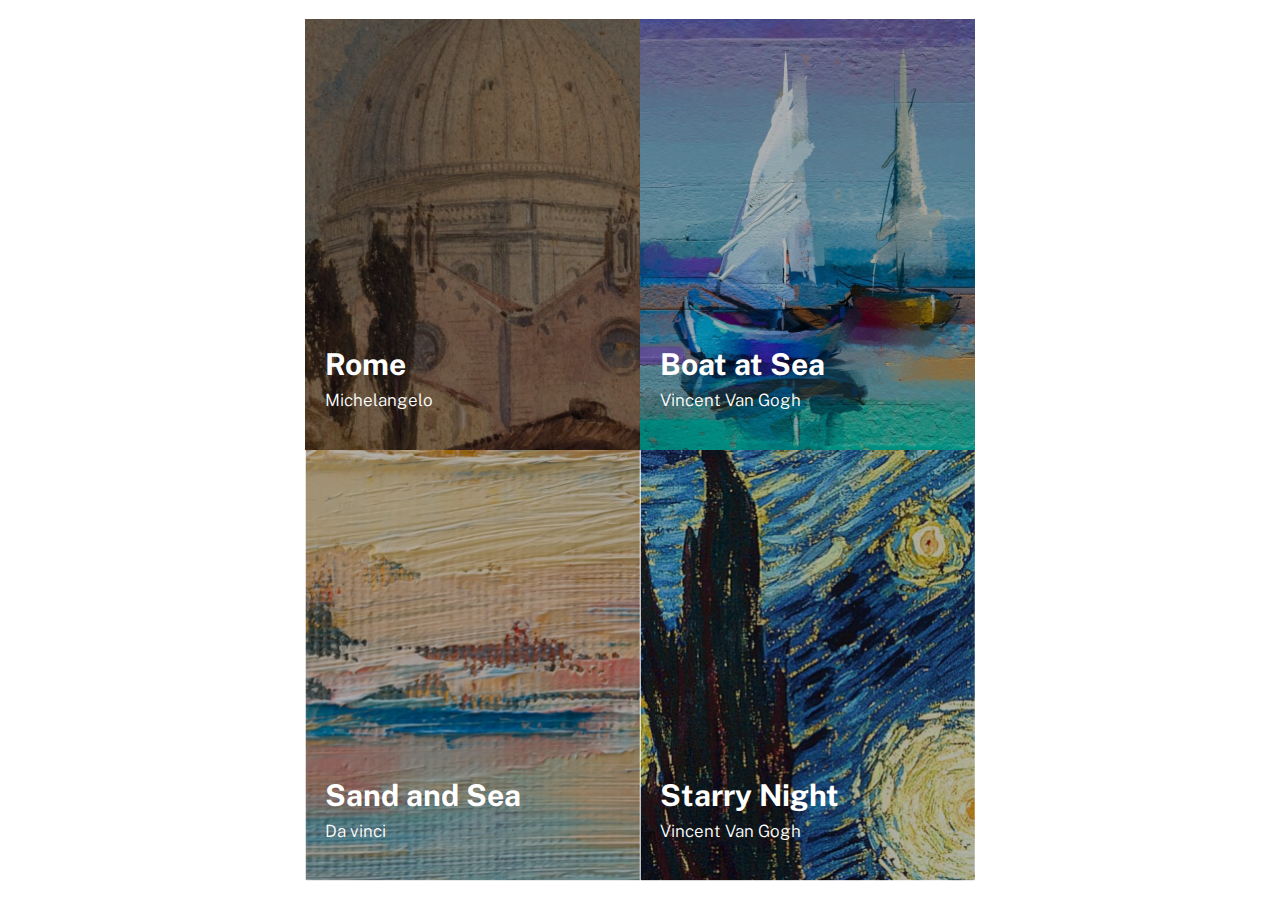
<file: exercicio-02/index.html>
<!DOCTYPE html>
<html lang="en">
<head>
    <meta charset="UTF-8">
    <meta http-equiv="X-UA-Compatible" content="IE=edge">
    <meta name="viewport" content="width=device-width, initial-scale=1.0">
    <title>Exercício lista imagens flexbox</title>
    
    <link rel="stylesheet" href="src/css/reset.css">
    <link rel="stylesheet" href="src/css/style.css">
    <link rel="stylesheet" href="src/css/responsivo.css">

    <link rel="preconnect" href="https://fonts.googleapis.com">
    <link rel="preconnect" href="https://fonts.gstatic.com" crossorigin>
    <link href="https://fonts.googleapis.com/css2?family=Public+Sans:wght@300;400;700&display=swap" rel="stylesheet">
</head>
<body>
    <main>
        <section class="pinturas">
            <div class="pintura">
                <img src="src/imagens/rome.png" alt="pintura rome">
                <div class="informacoes">
                    <h2 class="titulo">Rome</h2>
                    <h3 class="subtitulo">Michelangelo</h3>
                </div>
            </div>

            <div class="pintura">
                <img src="src/imagens/boat.png" alt="pintura boat at sea">
                <div class="informacoes">
                    <h2 class="titulo">Boat at Sea</h2>
                    <h3 class="subtitulo">Vincent Van Gogh</h3>
                </div>
            </div>

            <div class="pintura">
                <img src="src/imagens/sand-and-sea.png" alt="pintura sand and sea">
                <div class="informacoes">
                    <h2 class="titulo">Sand and Sea</h2>
                    <h3 class="subtitulo">Da vinci</h3>
                </div>
            </div>

            <div class="pintura">
                <img src="src/imagens/starry-night.png" alt="pintura starry night">
                <div class="informacoes">
                    <h2 class="titulo">Starry Night</h2>
                    <h3 class="subtitulo">Vincent Van Gogh</h3>
                </div>
            </div>
        </section>
    </main>
    
</body>
</html>
</file>
<file: exercicio-02/src/css/style.css>
html{
    font-family: 'Public Sans', sans-serif;
}
main{
    display: flex;
    min-height: 100vh;
    justify-content: center;
    align-items: center;
}
.pinturas{
    display: flex;
    gap: 20px;
    justify-content: center;
    align-items: center;
    flex-wrap: wrap;
}

.pinturas .pintura{
    width: 335px;
    height: 431px;
    position: relative;
}

.pinturas .pintura img {
    width: 100%;
}

.pinturas .pintura .informacoes{
    position: absolute;
    color: #fff;
    bottom: 40px;
    left: 20px;
}

.pinturas .pintura .informacoes .titulo{
    font-size: 30px;
    margin-bottom: 8px;
}

.pinturas .pintura .informacoes .subtitulo {
    font-size: 17px;
    font-weight: 300;
}
</file>
<file: exercicio-02/src/css/responsivo.css>
@media(max-width:1440px){
    .pinturas{
        max-width: 900px;
        gap: 0;
        margin-top: 30px 0;
    }
}
</file>
